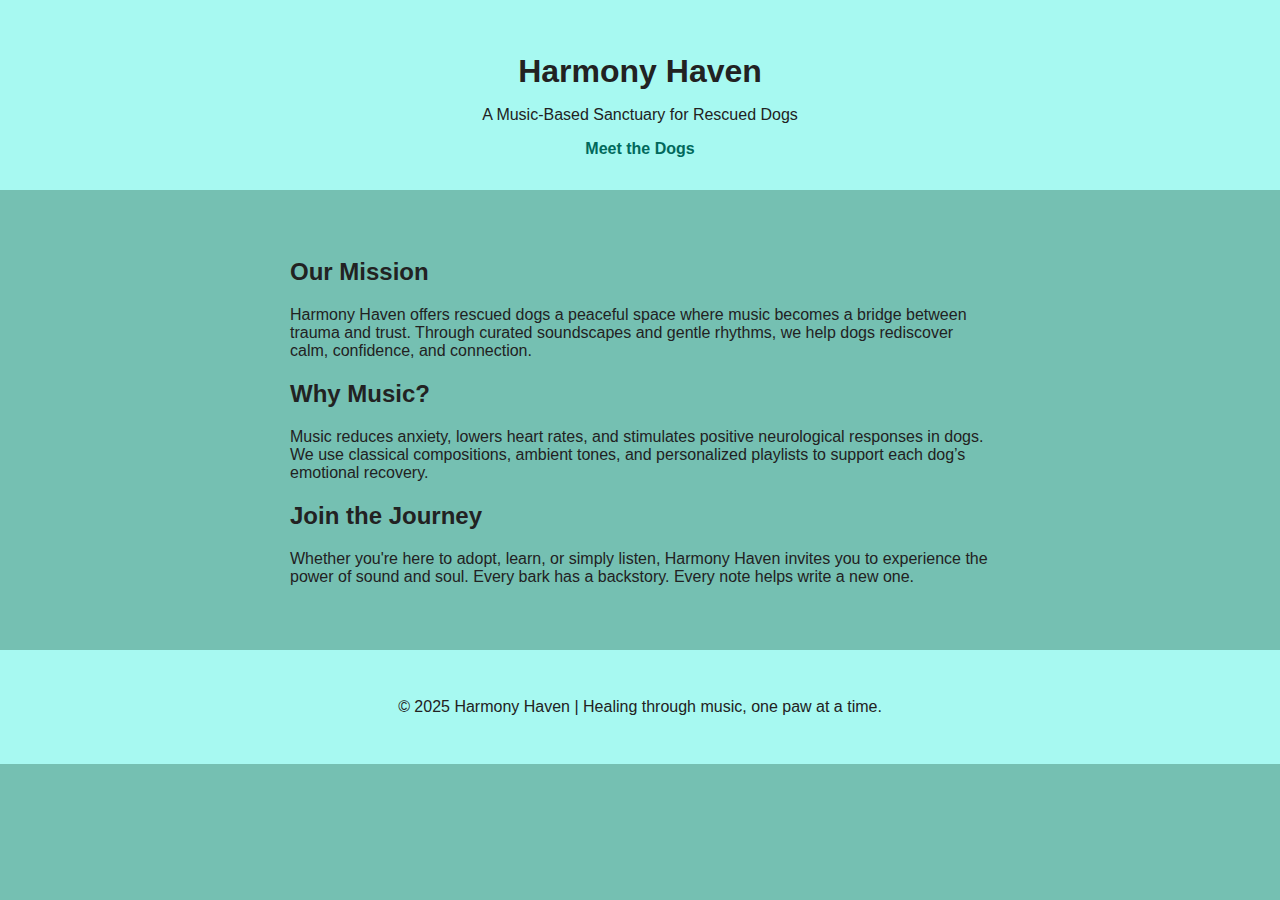
<file: content/content/Harmony A Dog Haven Project/index.html>
<!DOCTYPE html>
<html lang="en">
<head>
  <meta charset="UTF-8">
  <title>Harmony Haven</title>
  <link rel="stylesheet" href="styles.css">
</head>
<body>
  <header>
    <h1>Harmony Haven</h1>
    <p>A Music-Based Sanctuary for Rescued Dogs</p>
    <nav>
      <a href="adopt.html">Meet the Dogs</a>
    </nav>
  </header>

  <main>
    <section>
      <h2>Our Mission</h2>
      <p>Harmony Haven offers rescued dogs a peaceful space where music becomes a bridge between trauma and trust. Through curated soundscapes and gentle rhythms, we help dogs rediscover calm, confidence, and connection.</p>
    </section>

    <section>
      <h2>Why Music?</h2>
      <p>Music reduces anxiety, lowers heart rates, and stimulates positive neurological responses in dogs. We use classical compositions, ambient tones, and personalized playlists to support each dog’s emotional recovery.</p>
    </section>

    <section>
      <h2>Join the Journey</h2>
      <p>Whether you're here to adopt, learn, or simply listen, Harmony Haven invites you to experience the power of sound and soul. Every bark has a backstory. Every note helps write a new one.</p>
    </section>
  </main>

  <footer>
    <p>© 2025 Harmony Haven | Healing through music, one paw at a time.</p>
  </footer>
</body>
</html>
</file>
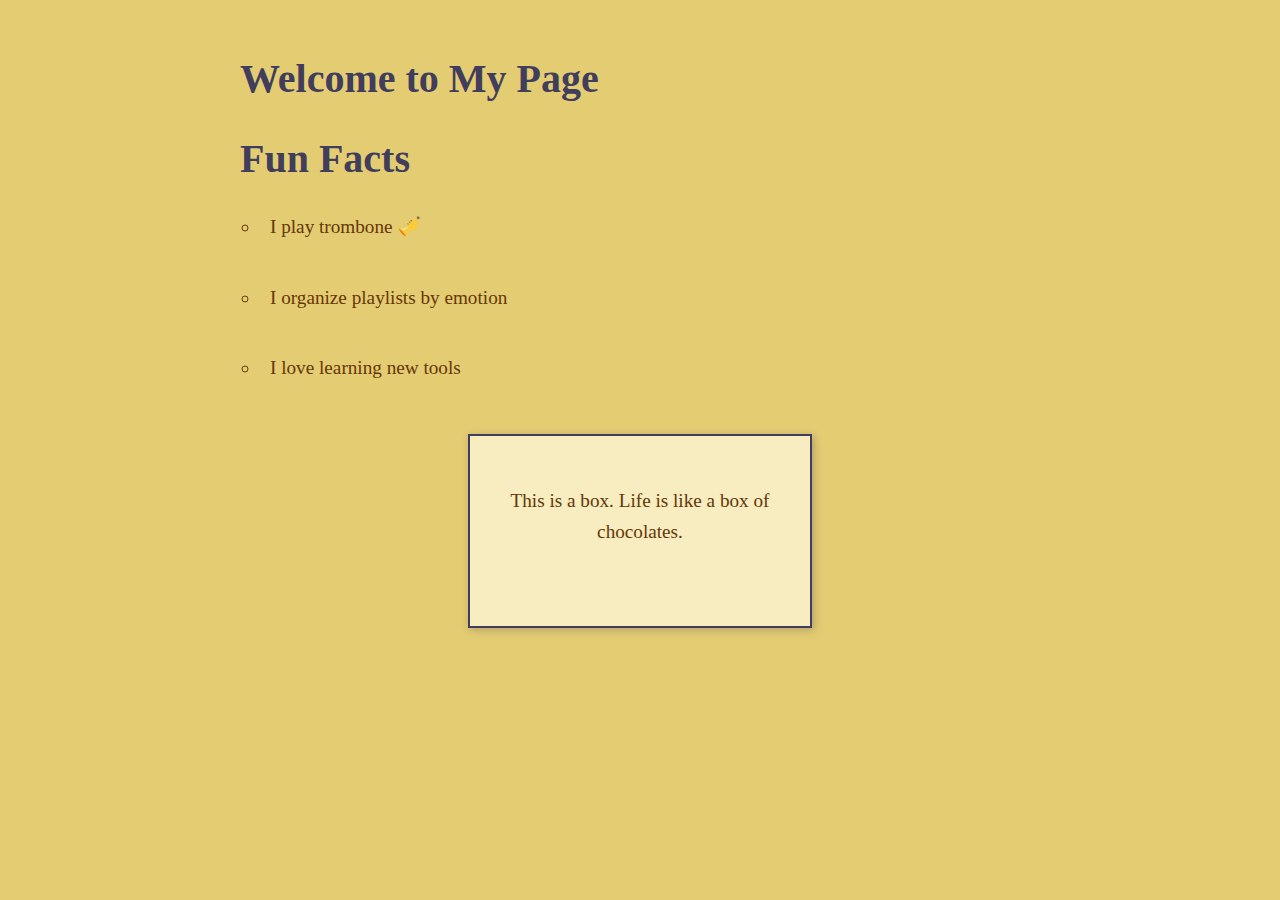
<file: content/content/Project01_IntroWebpage/index.html>
<!DOCTYPE html>
<html lang="en">
<head>
  <meta charset="UTF-8">
  <title>My Box Model Page</title>
  <link rel="stylesheet" href="style.css">
</head>
<body>
  <main>
    <h1>Welcome to My Page</h1>
    <h2>Fun Facts</h2>
    <ul>
      <li>I play trombone 🎺</li>
      <li>I organize playlists by emotion</li>
      <li>I love learning new tools</li>
    </ul>

    <!-- Your box -->
    <div class="box">
      <p>This is a box. Life is like a box of chocolates.</p>
    </div>
  </main>
</body>
</html>
</file>
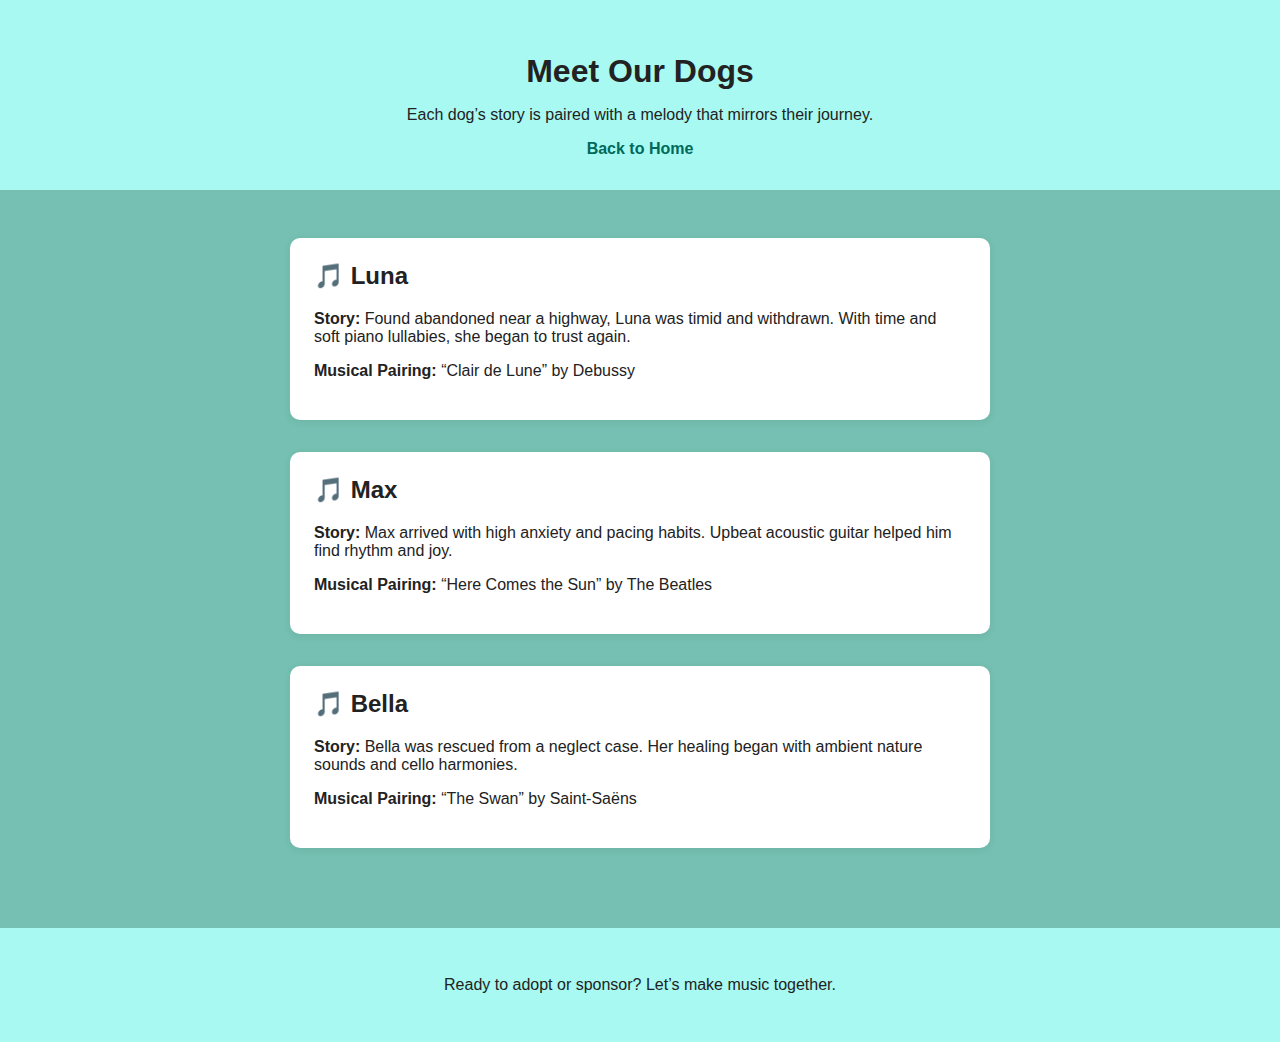
<file: content/content/Harmony A Dog Haven Project/adopt.html>
<!DOCTYPE html>
<html lang="en">
<head>
  <meta charset="UTF-8">
  <title>Meet the Dogs</title>
  <link rel="stylesheet" href="styles.css">
</head>
<body>
  <header>
    <h1>Meet Our Dogs</h1>
    <p>Each dog’s story is paired with a melody that mirrors their journey.</p>
    <nav>
      <a href="index.html">Back to Home</a>
    </nav>
  </header>

  <main>
    <section class="dog-profile">
      <h2>🎵 Luna</h2>
      <p><strong>Story:</strong> Found abandoned near a highway, Luna was timid and withdrawn. With time and soft piano lullabies, she began to trust again.</p>
      <p><strong>Musical Pairing:</strong> “Clair de Lune” by Debussy</p>
    </section>

    <section class="dog-profile">
      <h2>🎵 Max</h2>
      <p><strong>Story:</strong> Max arrived with high anxiety and pacing habits. Upbeat acoustic guitar helped him find rhythm and joy.</p>
      <p><strong>Musical Pairing:</strong> “Here Comes the Sun” by The Beatles</p>
    </section>

    <section class="dog-profile">
      <h2>🎵 Bella</h2>
      <p><strong>Story:</strong> Bella was rescued from a neglect case. Her healing began with ambient nature sounds and cello harmonies.</p>
      <p><strong>Musical Pairing:</strong> “The Swan” by Saint-Saëns</p>
    </section>
  </main>

  <footer>
    <p>Ready to adopt or sponsor? Let’s make music together.</p>
  </footer>
</body>
</html>
<!DOCTYPE html>
<html lang="en">
</file>
<file: content/content/Harmony A Dog Haven Project/styles.css>
body {
  font-family: Arial, sans-serif;
  background: #75c0b2;
  color: #222;
  margin: 0;
  padding: 0;
}

header, footer {
  background: #a7f9f1;
  padding: 2em 1em;
  text-align: center;
}

h1 {
  margin-bottom: 0.2em;
}

nav a {
  color: #00695c;
  text-decoration: none;
  font-weight: bold;
  margin: 0 1em;
}

nav a:hover {
  text-decoration: underline;
}

main {
  max-width: 700px;
  margin: 2em auto;
  padding: 1em;
}

.dog-profile {
  background: #fff;
  border-radius: 10px;
  box-shadow: 0 2px 8px rgba(0,0,0,0.07);
  margin-bottom: 2em;
  padding: 1.5em;
}

.dog-profile h2 {
  margin-top: 0;
}
.dog-profile img {
  max-width: 100%;
  border-radius: 10px;
  margin-bottom: 1em;
}
</file>
<file: content/content/Project01_IntroWebpage/style.css>
body {
  font-family: 'Palatino', 'Palatino Linotype', 'Book Antiqua', serif;
  background-color: #e4cc72;
  color: #643607;
}

main {
  max-width: 800px;
  margin: 0 auto;
  padding: 20px;
}

/* Headings */
h1, h2 {
  font-family: 'Brush Script MT', cursive;
  font-size: 2.5em;
  color: #403d5d;
  margin-bottom: 0.5em;
  transition: color 0.3s ease, text-shadow 0.3s ease;
}

h1:hover, h2:hover {
  color: #e3964a;
  text-shadow: 1px 1px 3px #403d5d;
}

/* Paragraphs and List Items */
p, li {
  font-size: 1.2em;
  line-height: 1.6;
  margin: 20px 0;
  padding: 10px;
  transition: all 0.3s ease;
  border-radius: 8px;
}

p:hover, li:hover {
  background-color: #f7edc0;
  border: 2px dashed #97dff6;
  color: #7a4e42;
  box-shadow: 2px 2px 8px rgba(64, 61, 93, 0.3);
}

/* Unordered List */
ul {
  padding-left: 20px;
  list-style-type: circle;
}

/* Special Trombone Fact */
.trombone {
  font-weight: bold;
  transition: all 0.3s ease;
}

.trombone:hover {
  background-color: #efce58;
  border: 2px solid #403d5d;
  transform: scale(1.05);
  color: #403d5d;
}

/* Optional: Section Glow */
section:hover, div:hover {
  background-color: #fff8dc;
  transition: background-color 0.5s ease;
}

/* ✅ Box Model Exercise */
.box {
  width: 300px;
  height: 150px;
  background-color: #f7edc0;
  border: 2px solid #403d5d;
  padding: 20px;
  margin: 40px auto;
  text-align: center;
  box-shadow: 2px 2px 8px rgba(64, 61, 93, 0.3);
  transition: all 0.3s ease;
}

.box:hover {
  background-color: #efce58;
  border-color: #97dff6;
  transform: scale(1.05);
}
</file>
